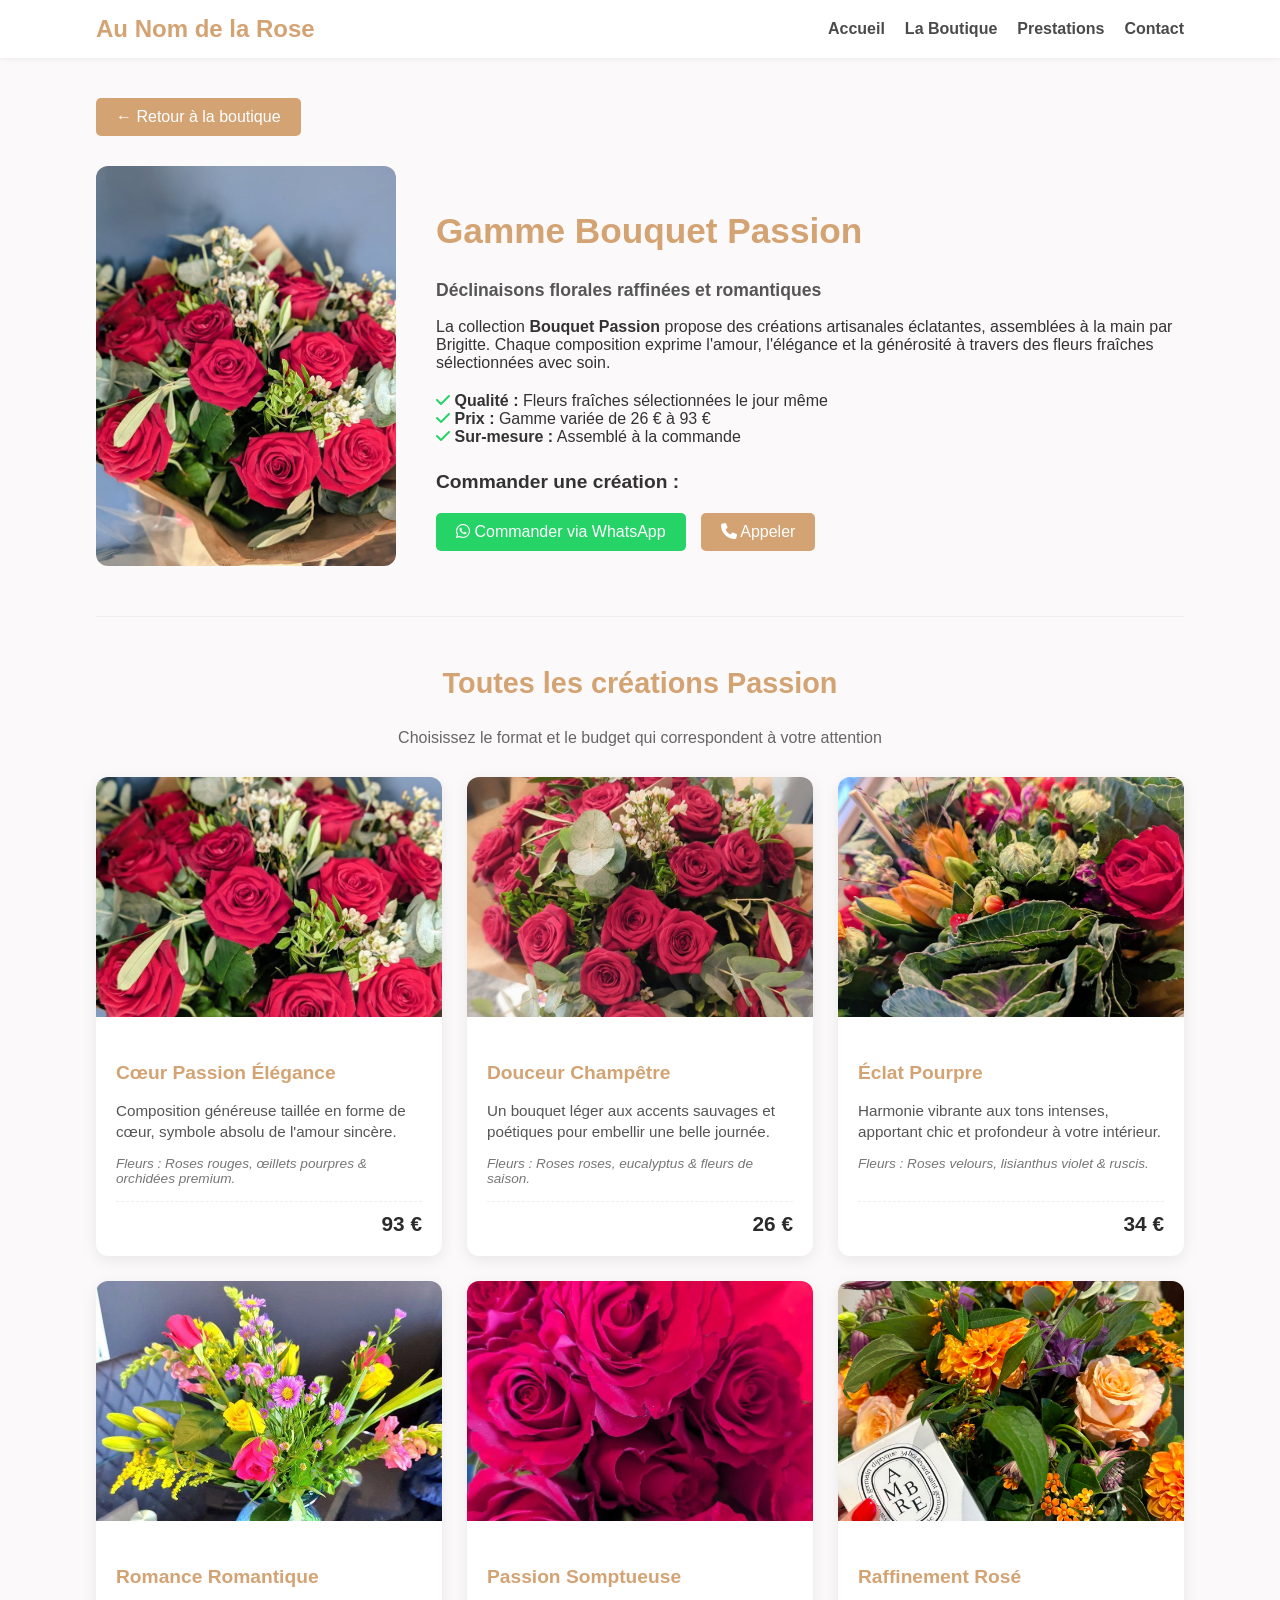
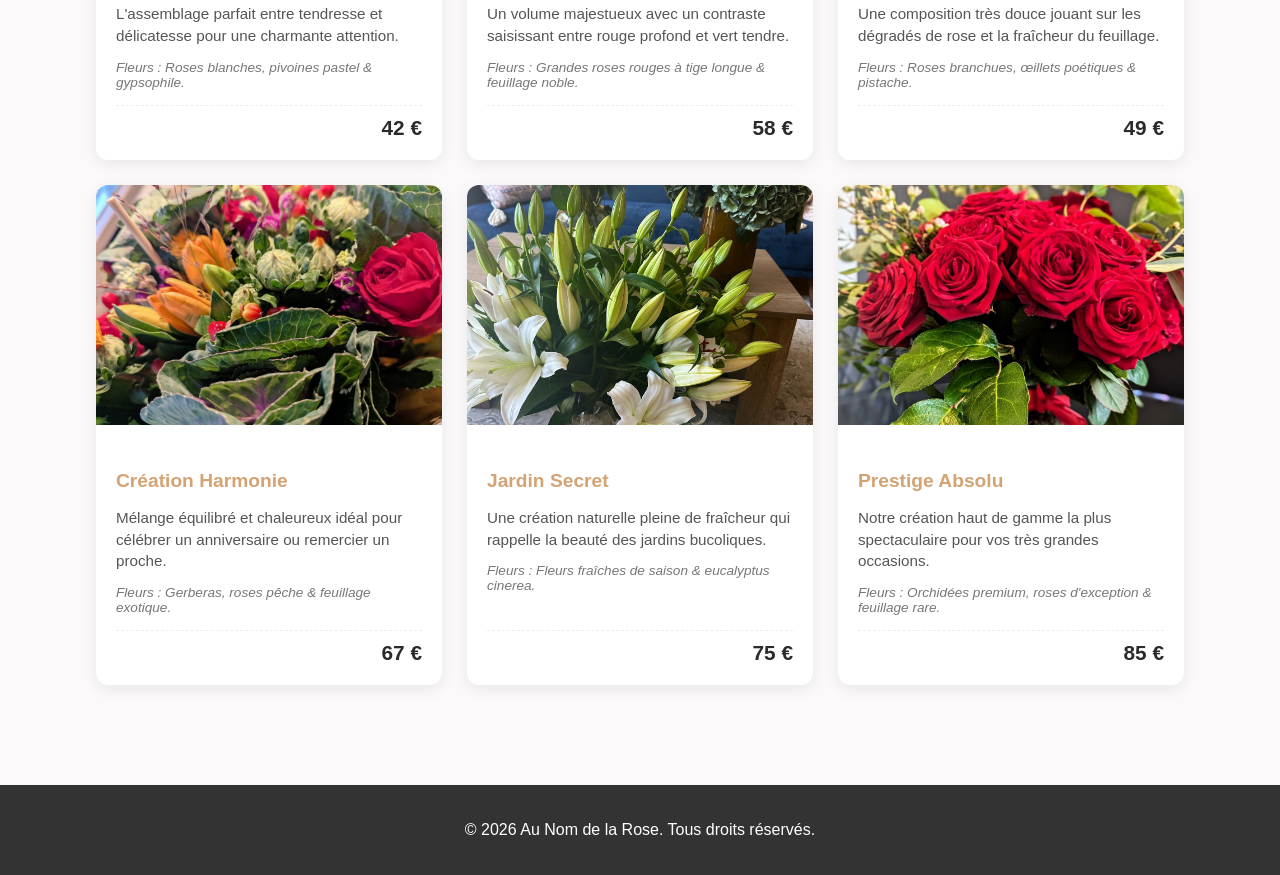
<file: bouquet-passion.html>
<!DOCTYPE html>
<html lang="fr">
<head>
    <meta charset="UTF-8">
    <meta name="viewport" content="width=device-width, initial-scale=1.0">
    <title>Bouquet Passion | Au Nom de la Rose</title>
    <link rel="stylesheet" href="style.css">
    <link rel="stylesheet" href="https://cdnjs.cloudflare.com/ajax/libs/font-awesome/6.5.1/css/all.min.css">
    <style>
        .gallery-grid {
            display: grid;
            grid-template-columns: repeat(auto-fit, minmax(280px, 1fr));
            gap: 25px;
            margin-top: 30px;
        }
        .gallery-card {
            background: #ffffff;
            border-radius: 12px;
            overflow: hidden;
            box-shadow: 0 4px 15px rgba(0,0,0,0.08);
            display: flex;
            flex-direction: column;
            transition: transform 0.3s ease, box-shadow 0.3s ease;
        }
        .gallery-card:hover {
            transform: translateY(-5px);
            box-shadow: 0 8px 20px rgba(0,0,0,0.12);
        }
        .gallery-item {
            width: 100%;
            height: 240px;
            object-fit: cover;
        }
        .flower-info {
            padding: 20px;
            display: flex;
            flex-direction: column;
            flex-grow: 1;
            justify-content: space-between;
        }
        .flower-title {
            color: #d4a373;
            font-size: 1.2rem;
            margin-bottom: 8px;
        }
        .flower-desc {
            font-size: 0.95rem;
            color: #555;
            margin-bottom: 10px;
            line-height: 1.4;
        }
        .flower-details {
            font-size: 0.85rem;
            color: #777;
            font-style: italic;
            margin-bottom: 15px;
        }
        .flower-price {
            font-size: 1.3rem;
            font-weight: bold;
            color: #2b2b2b;
            text-align: right;
            border-top: 1px dashed #eee;
            padding-top: 10px;
        }
    </style>
</head>
<body>

    <header>
        <div class="container">
            <h1 class="logo-text">Au Nom de la Rose</h1>
            <nav>
                <ul>
                    <li><a href="index.html#accueil">Accueil</a></li>
                    <li><a href="index.html#boutique">La Boutique</a></li>
                    <li><a href="index.html#prestations">Prestations</a></li>
                    <li><a href="index.html#contact">Contact</a></li>
                </ul>
            </nav>
        </div>
    </header>

    <main class="container" style="padding-top: 40px; padding-bottom: 60px;">
        <a href="index.html#boutique" class="btn" style="margin-bottom: 30px; display: inline-block;">&larr; Retour à la boutique</a>

        <div class="content-flex">
            <!-- Image principale du bouquet -->
            <img src="images/Bouquet 1.jpeg" alt="Bouquet Passion Cœur Premium" class="profile-img" style="border-radius: 12px; max-width: 450px;">
            
            <div class="text-block">
                <h2 style="color: #d4a373; font-size: 2.2rem;">Gamme Bouquet Passion</h2>
                <p style="font-weight: bold; font-size: 1.1rem; color: #555;">Déclinaisons florales raffinées et romantiques</p>
                <p>La collection <strong>Bouquet Passion</strong> propose des créations artisanales éclatantes, assemblées à la main par Brigitte. Chaque composition exprime l'amour, l'élégance et la générosité à travers des fleurs fraîches sélectionnées avec soin.</p>
                
                <ul style="list-style: none; padding-left: 0; margin: 20px 0;">
                    <li><i class="fa-solid fa-check" style="color: #25d366;"></i> <strong>Qualité :</strong> Fleurs fraîches sélectionnées le jour même</li>
                    <li><i class="fa-solid fa-check" style="color: #25d366;"></i> <strong>Prix :</strong> Gamme variée de 26 € à 93 €</li>
                    <li><i class="fa-solid fa-check" style="color: #25d366;"></i> <strong>Sur-mesure :</strong> Assemblé à la commande</li>
                </ul>

                <h3 style="margin-top: 25px; font-size: 1.2rem;">Commander une création :</h3>
                <div style="display: flex; gap: 15px; margin-top: 15px; flex-wrap: wrap;">
                    <a href="https://wa.me/22500000000" class="btn" style="background-color: #25d366; color: white;"><i class="fa-brands fa-whatsapp"></i> Commander via WhatsApp</a>
                    <a href="tel:+22500000000" class="btn" style="background-color: #d4a373; color: white;"><i class="fa-solid fa-phone"></i> Appeler</a>
                </div>
            </div>
        </div>

        <!-- Galerie avec descriptions et prix -->
        <hr style="margin: 50px 0; border: none; border-top: 1px solid #eee;">
        
        <h3 style="color: #d4a373; font-size: 1.8rem; text-align: center;">Toutes les créations Passion</h3>
        <p style="text-align: center; color: #666; margin-bottom: 30px;">Choisissez le format et le budget qui correspondent à votre attention</p>

        <div class="gallery-grid">
            
            <!-- Fleur 1 -->
            <div class="gallery-card">
                <img src="images/Bouquet 1.jpeg" alt="Cœur Passion Élégance" class="gallery-item">
                <div class="flower-info">
                    <div>
                        <h4 class="flower-title">Cœur Passion Élégance</h4>
                        <p class="flower-desc">Composition généreuse taillée en forme de cœur, symbole absolu de l'amour sincère.</p>
                        <p class="flower-details">Fleurs : Roses rouges, œillets pourpres & orchidées premium.</p>
                    </div>
                    <div class="flower-price">93 €</div>
                </div>
            </div>

            <!-- Fleur 2 -->
            <div class="gallery-card">
                <img src="images/Bouquet 2.jpeg" alt="Douceur Champêtre" class="gallery-item">
                <div class="flower-info">
                    <div>
                        <h4 class="flower-title">Douceur Champêtre</h4>
                        <p class="flower-desc">Un bouquet léger aux accents sauvages et poétiques pour embellir une belle journée.</p>
                        <p class="flower-details">Fleurs : Roses roses, eucalyptus & fleurs de saison.</p>
                    </div>
                    <div class="flower-price">26 €</div>
                </div>
            </div>

            <!-- Fleur 3 -->
            <div class="gallery-card">
                <img src="images/Bouquet 3.jpeg" alt="Éclat Pourpre" class="gallery-item">
                <div class="flower-info">
                    <div>
                        <h4 class="flower-title">Éclat Pourpre</h4>
                        <p class="flower-desc">Harmonie vibrante aux tons intenses, apportant chic et profondeur à votre intérieur.</p>
                        <p class="flower-details">Fleurs : Roses velours, lisianthus violet & ruscis.</p>
                    </div>
                    <div class="flower-price">34 €</div>
                </div>
            </div>

            <!-- Fleur 4 -->
            <div class="gallery-card">
                <img src="images/Bouquet 4.jpeg" alt="Romance Romantique" class="gallery-item">
                <div class="flower-info">
                    <div>
                        <h4 class="flower-title">Romance Romantique</h4>
                        <p class="flower-desc">L'assemblage parfait entre tendresse et délicatesse pour une charmante attention.</p>
                        <p class="flower-details">Fleurs : Roses blanches, pivoines pastel & gypsophile.</p>
                    </div>
                    <div class="flower-price">42 €</div>
                </div>
            </div>

            <!-- Fleur 5 -->
            <div class="gallery-card">
                <img src="images/Bouquet 5.jpeg" alt="Passion Somptueuse" class="gallery-item">
                <div class="flower-info">
                    <div>
                        <h4 class="flower-title">Passion Somptueuse</h4>
                        <p class="flower-desc">Un volume majestueux avec un contraste saisissant entre rouge profond et vert tendre.</p>
                        <p class="flower-details">Fleurs : Grandes roses rouges à tige longue & feuillage noble.</p>
                    </div>
                    <div class="flower-price">58 €</div>
                </div>
            </div>

            <!-- Fleur 6 -->
            <div class="gallery-card">
                <img src="images/Bouquet 6.jpeg" alt="Raffinement Rosé" class="gallery-item">
                <div class="flower-info">
                    <div>
                        <h4 class="flower-title">Raffinement Rosé</h4>
                        <p class="flower-desc">Une composition très douce jouant sur les dégradés de rose et la fraîcheur du feuillage.</p>
                        <p class="flower-details">Fleurs : Roses branchues, œillets poétiques & pistache.</p>
                    </div>
                    <div class="flower-price">49 €</div>
                </div>
            </div>

            <!-- Fleur 7 -->
            <div class="gallery-card">
                <img src="images/Bouquet 7.jpeg" alt="Création Harmonie" class="gallery-item">
                <div class="flower-info">
                    <div>
                        <h4 class="flower-title">Création Harmonie</h4>
                        <p class="flower-desc">Mélange équilibré et chaleureux idéal pour célébrer un anniversaire ou remercier un proche.</p>
                        <p class="flower-details">Fleurs : Gerberas, roses pêche & feuillage exotique.</p>
                    </div>
                    <div class="flower-price">67 €</div>
                </div>
            </div>

            <!-- Fleur 8 -->
            <div class="gallery-card">
                <img src="images/Bouquet 8.jpeg" alt="Jardin Secret" class="gallery-item">
                <div class="flower-info">
                    <div>
                        <h4 class="flower-title">Jardin Secret</h4>
                        <p class="flower-desc">Une création naturelle pleine de fraîcheur qui rappelle la beauté des jardins bucoliques.</p>
                        <p class="flower-details">Fleurs : Fleurs fraîches de saison & eucalyptus cinerea.</p>
                    </div>
                    <div class="flower-price">75 €</div>
                </div>
            </div>

            <!-- Fleur 9 -->
            <div class="gallery-card">
                <img src="images/Bouquet 9.jpeg" alt="Prestige Absolu" class="gallery-item">
                <div class="flower-info">
                    <div>
                        <h4 class="flower-title">Prestige Absolu</h4>
                        <p class="flower-desc">Notre création haut de gamme la plus spectaculaire pour vos très grandes occasions.</p>
                        <p class="flower-details">Fleurs : Orchidées premium, roses d'exception & feuillage rare.</p>
                    </div>
                    <div class="flower-price">85 €</div>
                </div>
            </div>

        </div>
    </main>

    <footer style="background: #333; color: #fff; text-align: center; padding: 20px 0;">
        <p>&copy; 2026 Au Nom de la Rose. Tous droits réservés.</p>
    </footer>

</body>
</html>
</file>
<file: style.css>
/* ==========================================================================
   1. STYLES GÉNÉRAUX & BASE
   ========================================================================== */
body {
    font-family: 'Arial', sans-serif;
    margin: 0;
    padding: 0;
    color: #333;
    background-color: #fbf9f9;
}

.container {
    width: 85%;
    max-width: 1200px;
    margin: 0 auto;
}

/* ==========================================================================
   2. EN-TÊTE & NAVIGATION
   ========================================================================== */
header {
    background: #fff;
    box-shadow: 0 2px 5px rgba(0, 0, 0, 0.05);
    padding: 15px 0;
    position: sticky;
    top: 0;
    z-index: 100;
}

header .container {
    display: flex;
    justify-content: space-between;
    align-items: center;
}

.logo-text {
    font-size: 1.5rem;
    color: #d4a373;
    margin: 0;
}

nav ul {
    list-style: none;
    padding: 0;
    margin: 0;
    display: flex;
    gap: 20px;
}

nav a {
    text-decoration: none;
    color: #4a4a4a;
    font-weight: bold;
    transition: color 0.3s ease;
}

nav a:hover {
    color: #d4a373;
}

/* ==========================================================================
   3. SECTION HERO (ACCUEIL)
   ========================================================================== */
.hero {
    height: 60vh;
    background-size: cover;
    background-position: center;
    display: flex;
    align-items: center;
    text-align: center;
    color: white;
}

.hero-content {
    background: rgba(0, 0, 0, 0.4);
    padding: 30px;
    border-radius: 8px;
    margin: 0 auto;
}

.btn {
    display: inline-block;
    padding: 10px 20px;
    background: #d4a373;
    color: white;
    text-decoration: none;
    border-radius: 5px;
    transition: background 0.3s ease;
}

.btn:hover {
    background: #bc8a5f;
}

/* ==========================================================================
   4. SECTION HISTOIRE / FLEURISTE
   ========================================================================== */
#fleuriste {
    padding: 60px 0;
}

.content-flex {
    display: flex;
    align-items: center;
    gap: 40px;
}

.profile-img {
    width: 300px;
    height: 400px;
    object-fit: cover;
    border-radius: 8px;
}

/* ==========================================================================
   5. GRILLES & CARTES (BOUTIQUE & PRESTATIONS)
   ========================================================================== */
#boutique, #prestations {
    padding: 60px 0;
}

.grid {
    display: grid;
    grid-template-columns: repeat(auto-fit, minmax(250px, 1fr));
    gap: 20px;
    margin-top: 20px;
}

/* Liens englobant les bouquets */
.card-link {
    text-decoration: none;
    color: inherit;
    display: block;
}

.card {
    background: white;
    padding: 15px;
    border-radius: 8px;
    box-shadow: 0 2px 8px rgba(0, 0, 0, 0.06);
    text-align: center;
    transition: transform 0.3s ease, box-shadow 0.3s ease;
}

.card-link:hover .card,
.card:hover {
    transform: translateY(-5px);
    box-shadow: 0 6px 15px rgba(0, 0, 0, 0.1);
}

.card img {
    width: 100%;
    height: 250px;
    object-fit: cover;
    border-radius: 4px;
}

/* ==========================================================================
   6. SECTION CONTACT & HORAIRES
   ========================================================================== */
#contact {
    padding: 60px 0;
    text-align: center;
    background-color: #fff;
}

/* Bloc Horaires */
.horaires {
    margin-bottom: 30px;
    background: #fff;
    padding: 20px;
    border-radius: 8px;
    box-shadow: 0 2px 8px rgba(0, 0, 0, 0.05);
    display: inline-block;
    text-align: left;
}

.horaires h3 {
    color: #d4a373;
    margin-top: 0;
    text-align: center;
}

.horaires p {
    margin: 5px 0;
}

/* Boutons de Contact */
.contact-links {
    display: flex;
    justify-content: center;
    gap: 20px;
    margin-top: 30px;
    flex-wrap: wrap;
}

.btn-contact {
    display: inline-flex;
    align-items: center;
    gap: 10px;
    padding: 12px 25px;
    border-radius: 30px;
    text-decoration: none;
    font-weight: bold;
    color: white;
    transition: transform 0.2s ease, box-shadow 0.2s ease;
}

.btn-contact:hover {
    transform: scale(1.05);
    box-shadow: 0 4px 12px rgba(0, 0, 0, 0.15);
}

.btn-contact[href^="tel"] {
    background-color: #d4a373; /* Téléphone - Beige/Terracotta */
}

.btn-contact[href*="wa.me"] {
    background-color: #25D366; /* WhatsApp - Vert officiel */
}

.btn-contact[href^="mailto"] {
    background-color: #ff9f1c; /* E-mail - Orange vif */
}

/* ==========================================================================
   7. PIED DE PAGE
   ========================================================================== */
footer {
    background: #333;
    color: white;
    text-align: center;
    padding: 20px 0;
    margin-top: 40px;
}

/* ==========================================================================
   8. RESPONSIVE (MOBILES ET TABLETTES)
   ========================================================================== */
@media (max-width: 768px) {
    header .container {
        flex-direction: column;
        gap: 15px;
    }

    .content-flex {
        flex-direction: column;
        text-align: center;
    }

    .profile-img {
        width: 100%;
        max-width: 300px;
        height: auto;
    }

    .contact-links {
        flex-direction: column;
        align-items: center;
    }

    .btn-contact {
        width: 80%;
        justify-content: center;
    }
}
</file>
